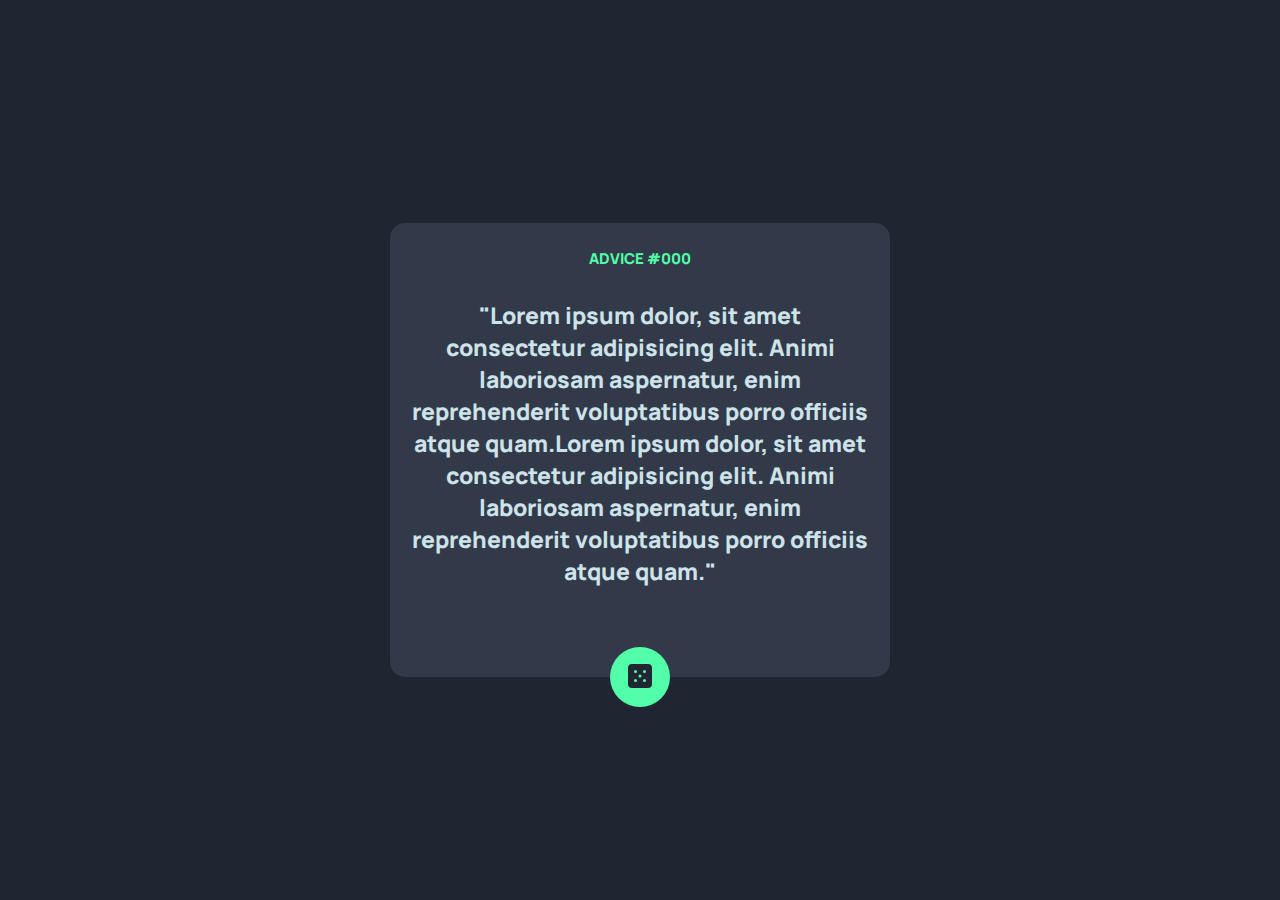
<file: Exercicio App Gerador de conselhos/index.html>
<!DOCTYPE html>
<html lang="en">

<head>
    <meta charset="UTF-8">
    <meta http-equiv="X-UA-Compatible" content="IE=edge">
    <meta name="viewport" content="width=device-width, initial-scale=1.0">
    <link rel="shortcut icon" href="./src/images/favicon-32x32.png" type="image/x-icon">
    <link rel="stylesheet" href="./src/css/reset.css">
    <link rel="stylesheet" href="./src/css/variable.css">
    <link rel="stylesheet" href="./src/css/style.css">
    <title>App Gerador de conselhos</title>
</head>

<body>

    <main class="container">
        <div class="cartao">
            <div class="advice-id">
                <p>advice #000</p>
            </div>
            <div class="frase">
                <p>
                    "Lorem ipsum dolor, sit amet consectetur adipisicing elit. Animi laboriosam aspernatur, enim
                    reprehenderit voluptatibus porro officiis atque quam.Lorem ipsum dolor, sit amet consectetur
                    adipisicing
                    elit. Animi laboriosam aspernatur, enim
                    reprehenderit voluptatibus porro officiis atque quam."
                </p>
            </div>
            <hr>
            <button class="botao">
                <img class="imagemBotao" src="./src/images/icon-dice.svg">
            </button>
        </div>
    </main>


</body>

</html>
</file>
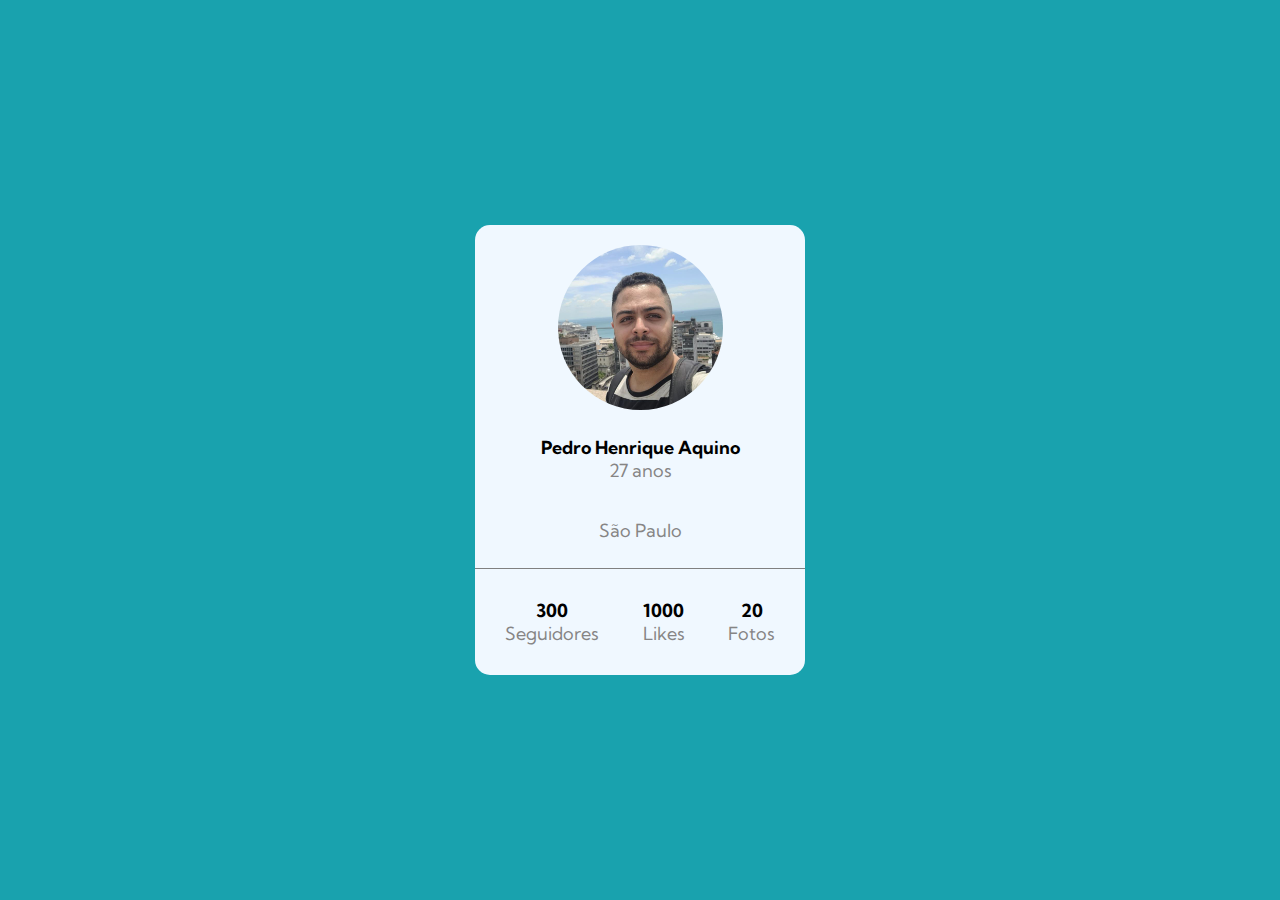
<file: Exercicio Cartão de perfil/index.html>
<!DOCTYPE html>
<html lang="en">

<head>
    <meta charset="UTF-8">
    <meta http-equiv="X-UA-Compatible" content="IE=edge">
    <meta name="viewport" content="width=device-width, initial-scale=1.0">
    <link rel="stylesheet" href="./src/css/reset.css">
    <link rel="stylesheet" href="./src/css/style.css">
    <title>Cartão de perfil</title>
</head>

<body>

    <main class="container">

        <div class="cartao">

            <img class="fotoPerfil" src="./src/images/foto.jpg" alt="Foto de Perfil">

            <div class="dadosPessoais">
                <p class="nome">Pedro Henrique Aquino</p>
                <p class="idade">27 anos</p>
            </div>
            <div class="cidade">
                <p>São Paulo</p>
            </div>
            <div class="redesSociais">
                <div>
                    <p class="quantidade">300</p>
                    <p class="tipo">Seguidores</p>
                </div>
                <div>
                    <p class="quantidade">1000</p>
                    <p class="tipo">Likes</p>
                </div>
                <div>
                    <p class="quantidade">20</p>
                    <p class="tipo">Fotos</p>
                </div>
            </div>
        </div>

    </main>

</body>

</html>
</file>
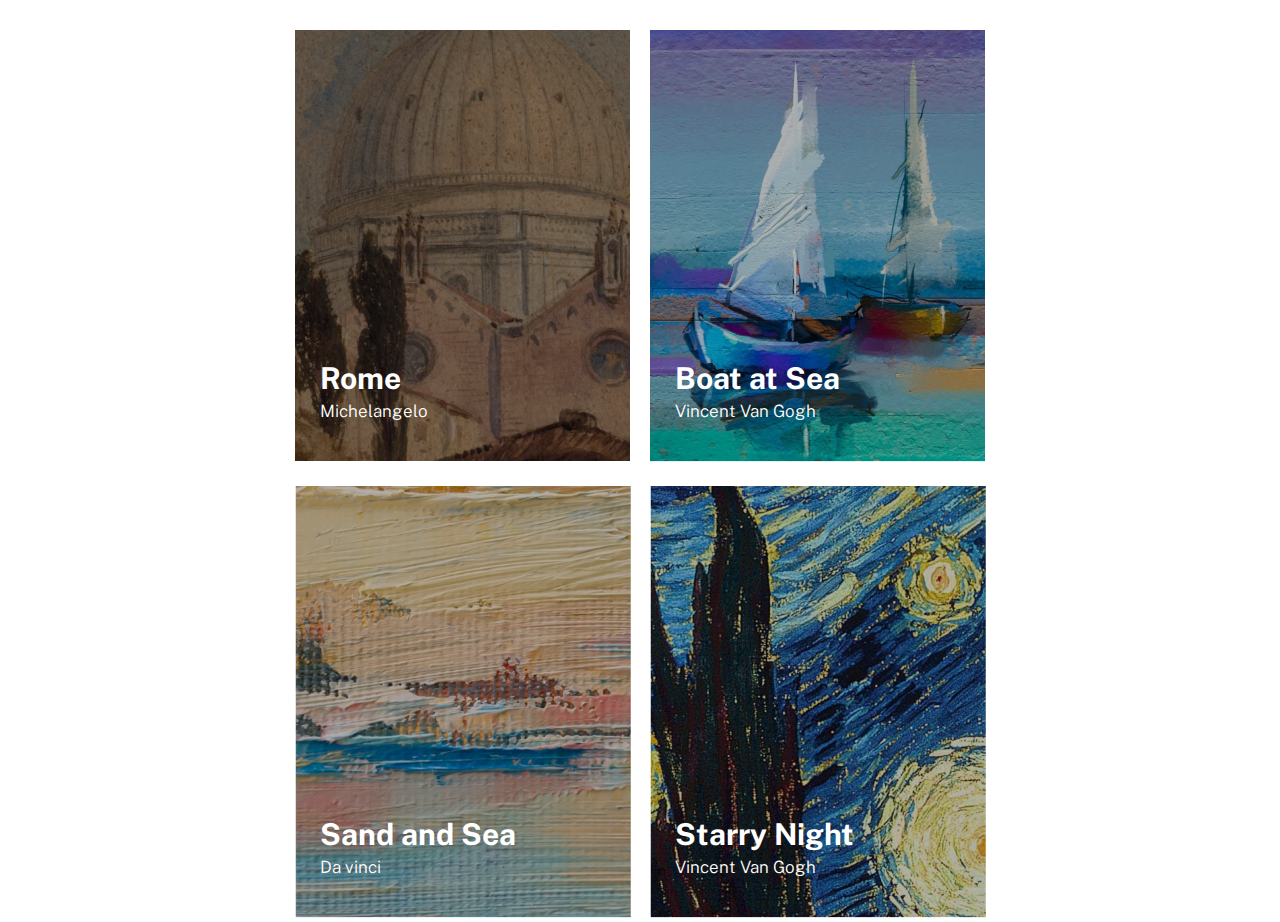
<file: Exercicio Lista de imagens/index.html>
<!DOCTYPE html>
<html lang="en">

<head>
    <meta charset="UTF-8">
    <meta http-equiv="X-UA-Compatible" content="IE=edge">
    <meta name="viewport" content="width=device-width, initial-scale=1.0">
    <link rel="stylesheet" href="src/css/reset.css">
    <link rel="stylesheet" href="src/css/style.css">
    <link rel="stylesheet" href="src/css/responsive.css">
    <title>Exercicio Lista de imagens</title>
</head>

<body>
    <main>
        <section class="pinturas">
            <div class="pintura">
                <img src="src/images/rome.png" alt="Rome">
                <div class="informacoes">
                    <h2 class="titulo">Rome</h2>
                    <h3 class="subtitulo">Michelangelo</h3>
                </div>
            </div>
            <div class="pintura">
                <img src="src/images/boat.png" alt="Boat at Sea">
                <div class="informacoes">
                    <h2 class="titulo">Boat at Sea</h2>
                    <h3 class="subtitulo">Vincent Van Gogh</h3>
                </div>
            </div>
            <div class="pintura">
                <img src="src/images/sand-and-sea.png" alt="Sand and Sea">
                <div class="informacoes">
                    <h2 class="titulo">Sand and Sea</h2>
                    <h3 class="subtitulo">Da vinci</h3>
                </div>
            </div>
            <div class="pintura">
                <img src="src/images/starry-night.png" alt="Starry Night">
                <div class="informacoes">
                    <h2 class="titulo">Starry Night</h2>
                    <h3 class="subtitulo">Vincent Van Gogh</h3>
                </div>
            </div>

        </section>




    </main>



</body>

</html>
</file>
<file: Exercicio App Gerador de conselhos/src/css/variable.css>
:root {
    --text-color: hsl(193, 38%, 86%);
    --advice-dice-color: hsl(150, 100%, 66%);
    --advice-card-color: hsl(217, 19%, 24%);
    --background-color: hsl(218, 23%, 16%);
}
</file>
<file: Exercicio App Gerador de conselhos/src/css/style.css>
@import url('https://fonts.googleapis.com/css2?family=Manrope:wght@800&display=swap');


.container{
    background-color: var(--background-color) ;
    display: flex;
    align-items: center;
    justify-content: center;
    height: 100vh;
    font-family: 'Manrope', sans-serif;
    font-weight: 800;
}

.cartao{
    background-color: var(--advice-card-color) ;
    display: flex;
    flex-direction: column;
    align-items: center;
    min-width: 280px;
    max-width: 500px;
    margin: 0px 20px;
    border-radius: 15px;
}

hr{
    width: 80%;
}

.advice-id p{
    color: var(--advice-dice-color);
    margin-top: 25px;
    text-transform: uppercase;
    font-size: 15px;

}

.frase p{
    font-size: 23px;
    margin: 30px 20px;
    text-align: center;
    color: var(--text-color);
}

.botao{
    border-radius: 100%;
    width: 60px;
    height: 60px;
    background-color: var(--advice-dice-color);
    transform: translateY(50%);
}

.botao:hover{
    background-color: aqua;
    cursor: pointer;
}
.botao:active{
    transform: translateY(50%) scale(1.2);
}
</file>
<file: Exercicio Cartão de perfil/src/css/style.css>
@import url('https://fonts.googleapis.com/css2?family=Kumbh+Sans:wght@400;700&display=swap');


.container {
    background-color: #19A2AE;
    height: 100vh;
    display: flex;
    align-items: center;
    justify-content: center;
    font-family: 'Kumbh Sans', sans-serif;
    font-size: 18px;
}

.cartao {
    display: flex;
    flex-direction: column;
    justify-content: space-between;
    align-items: center;
    background-color: aliceblue;
    width: 330px;
    height: 450px;
    border-radius: 15px;

}

.cartao * {
    padding: 10px;
    text-align: center;
}

.fotoPerfil {
    width: 100%;
}

.fotoPerfil,
img {
    width: 50%;
    border-radius: 100%;
    padding: 0px;
    margin-top: 20px;
}

.redesSociais {
    display: flex;
    width: 100%;
    border-top: solid 1px gray;
    justify-content: space-between;

}

.nome,
.quantidade {
    font-weight: 700;
    padding-bottom: 0px;
}

.idade,
.cidade,
.tipo {
    font-weight: 400;
    color: rgb(134, 133, 133);
    padding-top: 0px;
}
</file>
<file: Exercicio Lista de imagens/src/css/style.css>
@import url('https://fonts.googleapis.com/css2?family=Public+Sans:wght@300;700&display=swap');


html {
    font-family: 'Public Sans', sans-serif;
}

main {
    height: 100vh;
    display: flex;
    justify-content: center;
}

.pinturas {
    display: flex;
    justify-content: center;
    align-items: center;
    flex-wrap: wrap;
    gap: 20px;
}

.pinturas .pintura {
    width: 335px;
    height: auto;
    position: relative;
}

.pinturas .pintura .informacoes {
    position: absolute;
    bottom: 45px;
    left: 25px;
    color: #ffffff;
}

.pinturas .pintura .informacoes .titulo {
    font-weight: 700;
    font-size: 30px;
}

.pinturas .pintura .informacoes .subtitulo {
    margin-top: 5px;
    font-weight: 300;
    font-size: 17px;
}
</file>
<file: Exercicio Lista de imagens/src/css/responsive.css>
@media (max-width: 1423px) {
    .pinturas {
        max-width: 1040px;
        margin: 30px 0px;
    }


}
</file>
